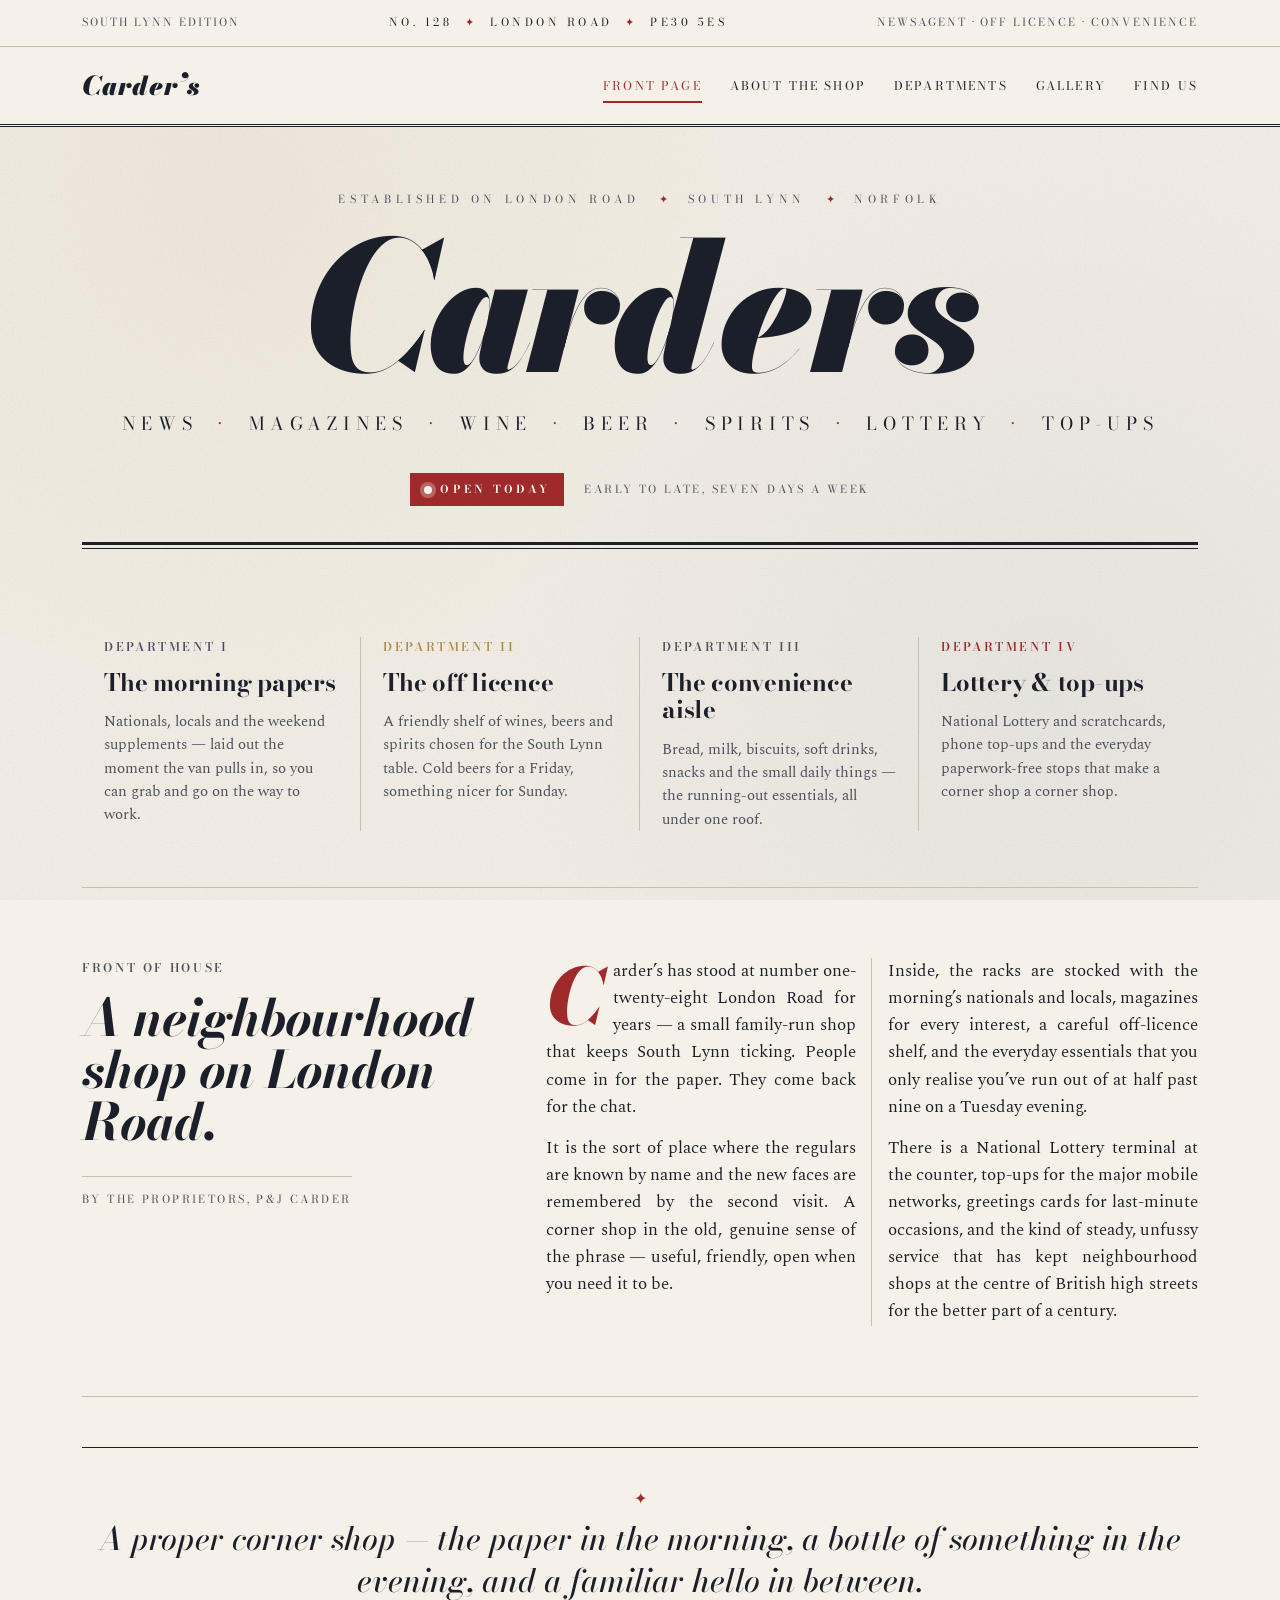
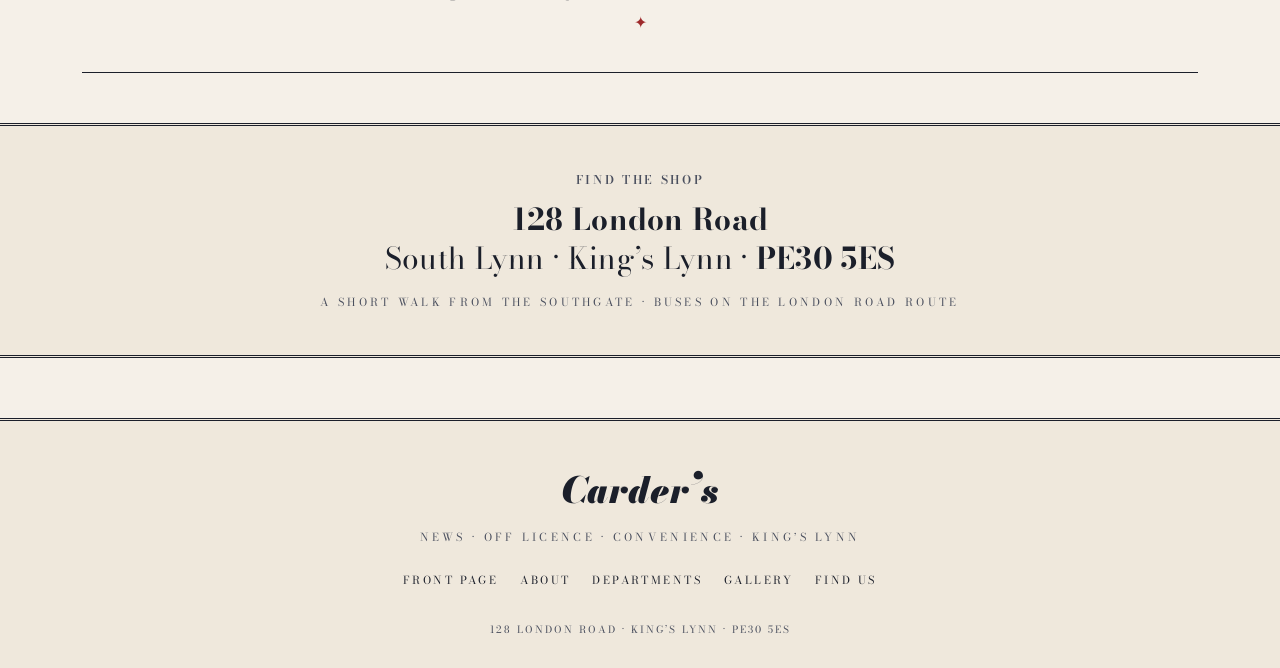
<file: index.html>
<!DOCTYPE html>
<html lang="en-GB">
<head>
  <meta charset="UTF-8">
  <meta name="viewport" content="width=device-width, initial-scale=1">
  <title>Carders · News & Off Licence · 128 London Road · King's Lynn</title>
  <meta name="description" content="Carders — a family-run newsagent, off licence and convenience shop on London Road in South Lynn. Papers, magazines, wine, beer, spirits, lottery, top-ups and the daily essentials. Open early, open late, seven days a week.">
  <meta name="theme-color" content="#2C5F8D">
  <link rel="preconnect" href="https://fonts.googleapis.com">
  <link rel="preconnect" href="https://fonts.gstatic.com" crossorigin>
  <link rel="stylesheet" href="https://fonts.googleapis.com/css2?family=Bodoni+Moda:ital,opsz,wght@0,6..96,400;0,6..96,500;0,6..96,700;0,6..96,900;1,6..96,400;1,6..96,500;1,6..96,700;1,6..96,900&family=Spectral:ital,wght@0,300;0,400;0,500;0,600;1,400;1,500&display=swap">
  <link rel="stylesheet" href="style.css">
</head>
<body>

  <!-- ─── masthead bar ────────────────────────────────────── -->
  <div class="masthead-bar">
    <div class="masthead-bar__inner">
      <span class="masthead-bar__date">South Lynn Edition</span>
      <span class="masthead-bar__center">No. 128 <span>✦</span> London Road <span>✦</span> PE30 5ES</span>
      <span class="masthead-bar__where">Newsagent · Off Licence · Convenience</span>
    </div>
  </div>

  <!-- ─── primary nav ────────────────────────────────────── -->
  <header class="topnav">
    <div class="topnav__inner">
      <a class="topnav__brand" href="index.html">Carder&rsquo;s</a>
      <nav>
        <ul class="topnav__links">
          <li><a href="index.html" class="is-active">Front Page</a></li>
          <li><a href="about.html">About the Shop</a></li>
          <li><a href="services.html">Departments</a></li>
          <li><a href="gallery.html">Gallery</a></li>
          <li><a href="contact.html">Find Us</a></li>
        </ul>
      </nav>
    </div>
  </header>

  <!-- ─── hero masthead ──────────────────────────────────── -->
  <main>
    <section class="hero">
      <div class="wrap">
        <div class="hero__rubric">Established on London Road <span class="ornament">✦</span> South Lynn <span class="ornament">✦</span> Norfolk</div>
        <h1 class="hero__h1">
          <span class="sr-only">Carders News &amp; Off Licence</span>
          <span aria-hidden="true" class="masthead__brand">Carders</span>
        </h1>
        <div class="hero__strap">News <span>·</span> Magazines <span>·</span> Wine <span>·</span> Beer <span>·</span> Spirits <span>·</span> Lottery <span>·</span> Top-ups</div>
        <div class="hero__under">
          <span class="open-badge">Open today</span>
          <span>Early to late, seven days a week</span>
        </div>
        <div class="masthead-rule"></div>
      </div>
    </section>

    <!-- ─── front-page columns ──────────────────────────── -->
    <section class="wrap">
      <div class="front-cols">
        <div class="front-cols__col">
          <span class="kicker">Department I</span>
          <h3>The morning papers</h3>
          <p>Nationals, locals and the weekend supplements — laid out the moment the van pulls in, so you can grab and go on the way to work.</p>
        </div>
        <div class="front-cols__col">
          <span class="kicker kicker--gold">Department II</span>
          <h3>The off licence</h3>
          <p>A friendly shelf of wines, beers and spirits chosen for the South Lynn table. Cold beers for a Friday, something nicer for Sunday.</p>
        </div>
        <div class="front-cols__col">
          <span class="kicker">Department III</span>
          <h3>The convenience aisle</h3>
          <p>Bread, milk, biscuits, soft drinks, snacks and the small daily things — the running-out essentials, all under one roof.</p>
        </div>
        <div class="front-cols__col">
          <span class="kicker kicker--red">Department IV</span>
          <h3>Lottery &amp; top-ups</h3>
          <p>National Lottery and scratchcards, phone top-ups and the everyday paperwork-free stops that make a corner shop a corner shop.</p>
        </div>
      </div>
    </section>

    <!-- ─── lead story · editorial ──────────────────────── -->
    <section class="wrap">
      <div class="lead">
        <div class="lead__meta">
          <span class="kicker">Front of House</span>
          <h2>A neighbourhood shop on London Road.</h2>
          <span class="by">By the proprietors, P&amp;J Carder</span>
        </div>
        <div class="lead__body">
          <p>Carder&rsquo;s has stood at number one-twenty-eight London Road for years — a small family-run shop that keeps South Lynn ticking. People come in for the paper. They come back for the chat.</p>
          <p>It is the sort of place where the regulars are known by name and the new faces are remembered by the second visit. A corner shop in the old, genuine sense of the phrase — useful, friendly, open when you need it to be.</p>
          <p>Inside, the racks are stocked with the morning&rsquo;s nationals and locals, magazines for every interest, a careful off-licence shelf, and the everyday essentials that you only realise you&rsquo;ve run out of at half past nine on a Tuesday evening.</p>
          <p>There is a National Lottery terminal at the counter, top-ups for the major mobile networks, greetings cards for last-minute occasions, and the kind of steady, unfussy service that has kept neighbourhood shops at the centre of British high streets for the better part of a century.</p>
        </div>
      </div>
    </section>

    <!-- ─── pull quote ─────────────────────────────────── -->
    <section class="wrap">
      <p class="pull">A proper corner shop &mdash; the paper in the morning, a bottle of something in the evening, and a familiar hello in between.</p>
    </section>

    <!-- ─── colophon · address strip ────────────────────── -->
    <section class="colophon">
      <div class="wrap">
        <span class="kicker">Find the shop</span>
        <address>
          <strong>128 London Road</strong><br>
          South Lynn &middot; King&rsquo;s Lynn &middot; <strong>PE30&nbsp;5ES</strong>
        </address>
        <div class="colophon__sub">A short walk from the Southgate &middot; Buses on the London Road route</div>
      </div>
    </section>
  </main>

  <!-- ─── footer ─────────────────────────────────────────── -->
  <footer class="footer">
    <div class="wrap">
      <div class="footer__mark">Carder&rsquo;s</div>
      <div class="footer__strap">News &middot; Off Licence &middot; Convenience &middot; King&rsquo;s Lynn</div>
      <ul class="footer__nav">
        <li><a href="index.html">Front Page</a></li>
        <li><a href="about.html">About</a></li>
        <li><a href="services.html">Departments</a></li>
        <li><a href="gallery.html">Gallery</a></li>
        <li><a href="contact.html">Find Us</a></li>
      </ul>
      <div class="footer__legal">128 London Road &middot; King&rsquo;s Lynn &middot; PE30 5ES</div>
    </div>
  </footer>

</body>
</html>
</file>
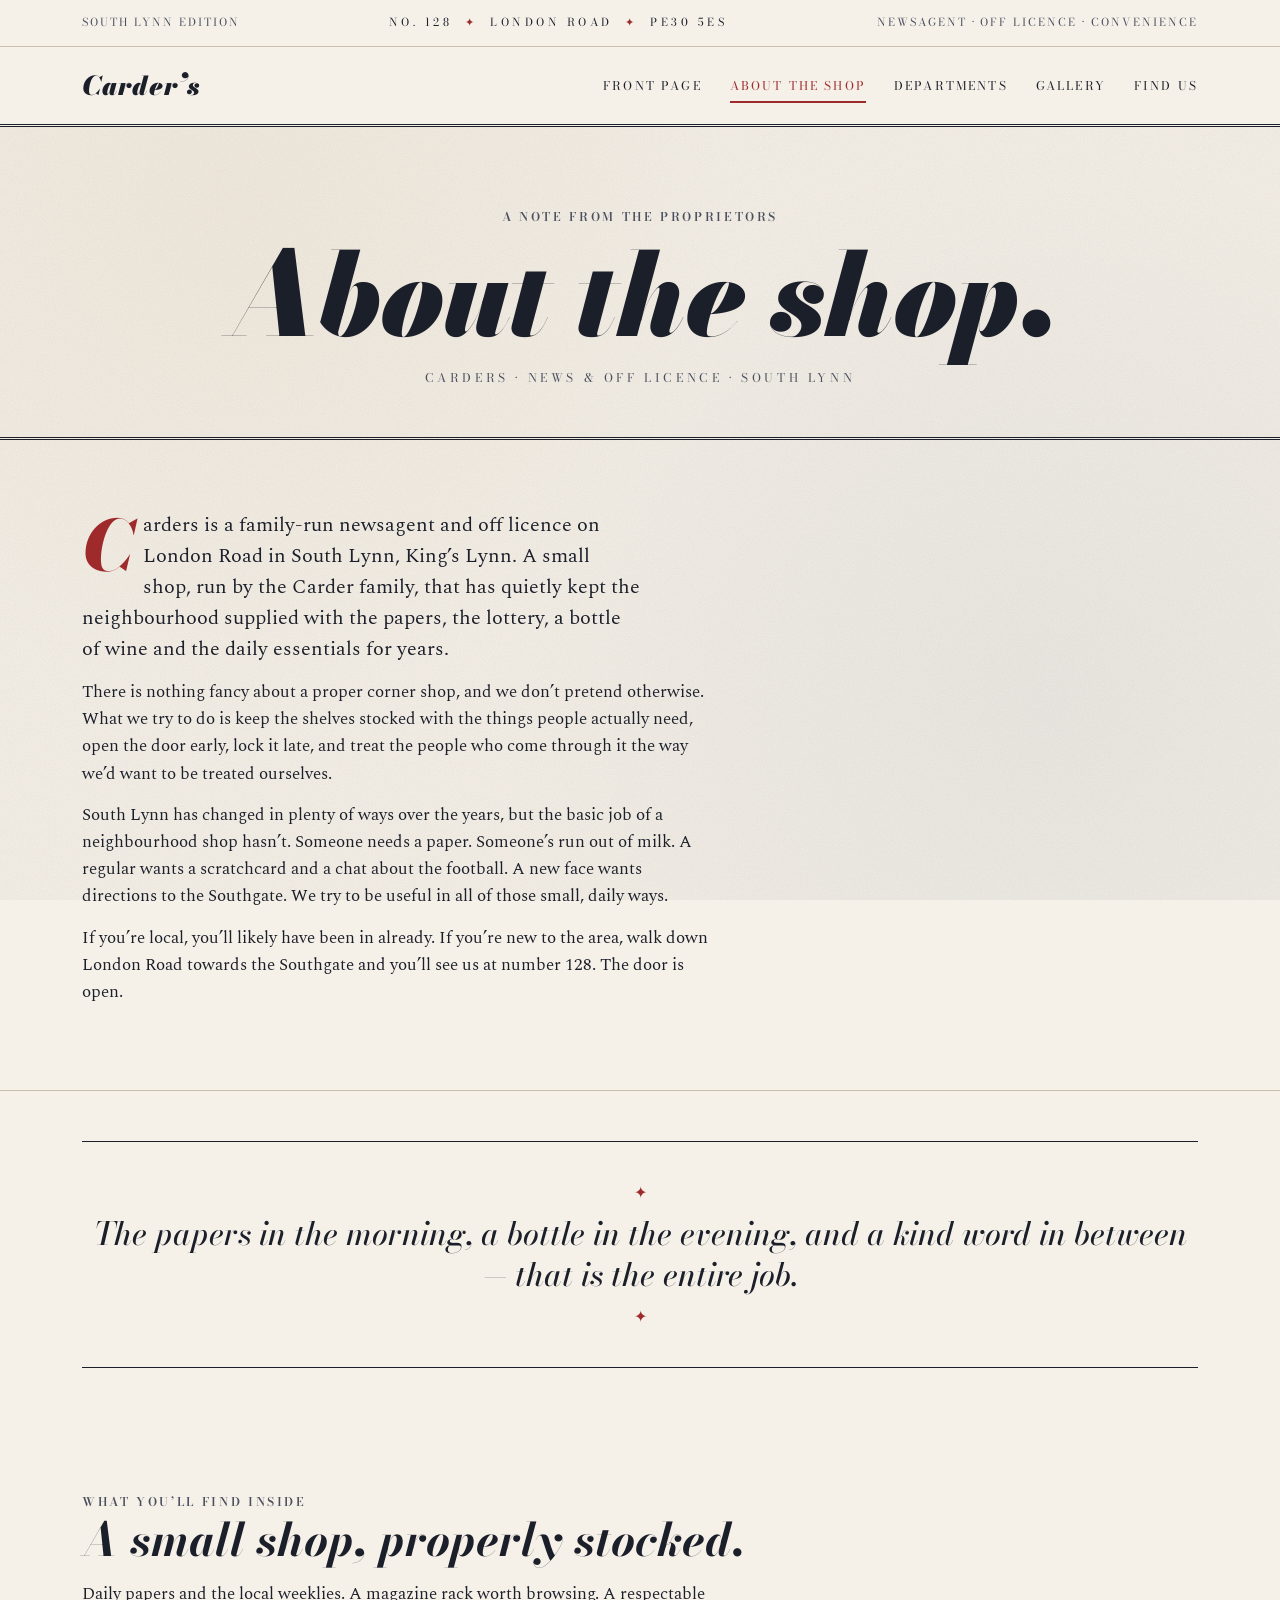
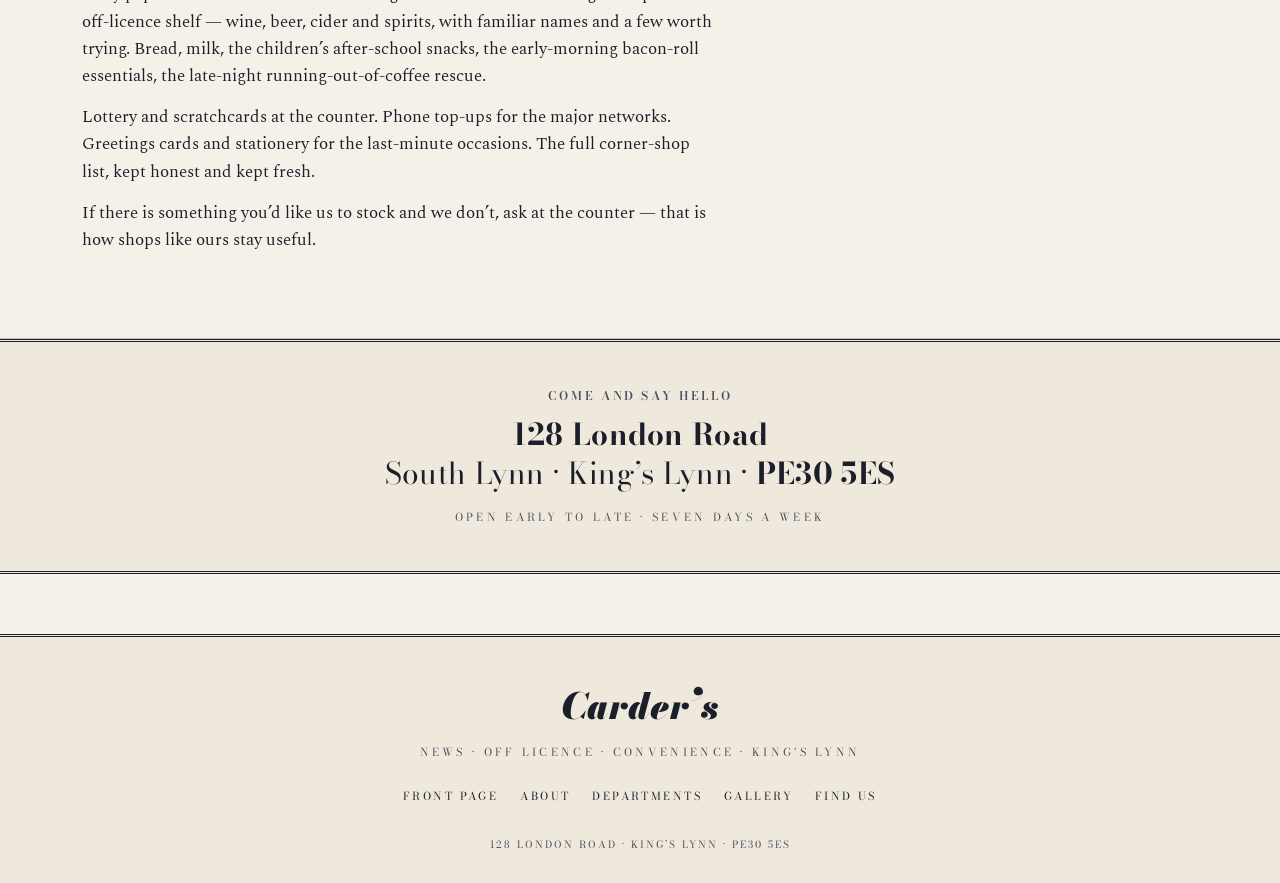
<file: about.html>
<!DOCTYPE html>
<html lang="en-GB">
<head>
  <meta charset="UTF-8">
  <meta name="viewport" content="width=device-width, initial-scale=1">
  <title>About Carders · London Road · King's Lynn</title>
  <meta name="description" content="About Carders — a small family-run newsagent and off licence on London Road in South Lynn, King's Lynn. A neighbourhood shop in the proper, old-fashioned sense.">
  <meta name="theme-color" content="#2C5F8D">
  <link rel="preconnect" href="https://fonts.googleapis.com">
  <link rel="preconnect" href="https://fonts.gstatic.com" crossorigin>
  <link rel="stylesheet" href="https://fonts.googleapis.com/css2?family=Bodoni+Moda:ital,opsz,wght@0,6..96,400;0,6..96,500;0,6..96,700;0,6..96,900;1,6..96,400;1,6..96,500;1,6..96,700;1,6..96,900&family=Spectral:ital,wght@0,300;0,400;0,500;0,600;1,400;1,500&display=swap">
  <link rel="stylesheet" href="style.css">
</head>
<body>

  <div class="masthead-bar">
    <div class="masthead-bar__inner">
      <span class="masthead-bar__date">South Lynn Edition</span>
      <span class="masthead-bar__center">No. 128 <span>✦</span> London Road <span>✦</span> PE30 5ES</span>
      <span class="masthead-bar__where">Newsagent · Off Licence · Convenience</span>
    </div>
  </div>

  <header class="topnav">
    <div class="topnav__inner">
      <a class="topnav__brand" href="index.html">Carder&rsquo;s</a>
      <nav>
        <ul class="topnav__links">
          <li><a href="index.html">Front Page</a></li>
          <li><a href="about.html" class="is-active">About the Shop</a></li>
          <li><a href="services.html">Departments</a></li>
          <li><a href="gallery.html">Gallery</a></li>
          <li><a href="contact.html">Find Us</a></li>
        </ul>
      </nav>
    </div>
  </header>

  <main>

    <section class="page-head">
      <div class="wrap">
        <span class="kicker">A note from the proprietors</span>
        <h1>About the shop.</h1>
        <div class="page-head__sub">Carders &middot; News &amp; Off Licence &middot; South Lynn</div>
      </div>
    </section>

    <section class="section">
      <div class="wrap">
        <p class="lede">Carders is a family-run newsagent and off licence on London Road in South Lynn, King&rsquo;s Lynn. A small shop, run by the Carder family, that has quietly kept the neighbourhood supplied with the papers, the lottery, a bottle of wine and the daily essentials for years.</p>

        <p>There is nothing fancy about a proper corner shop, and we don&rsquo;t pretend otherwise. What we try to do is keep the shelves stocked with the things people actually need, open the door early, lock it late, and treat the people who come through it the way we&rsquo;d want to be treated ourselves.</p>

        <p>South Lynn has changed in plenty of ways over the years, but the basic job of a neighbourhood shop hasn&rsquo;t. Someone needs a paper. Someone&rsquo;s run out of milk. A regular wants a scratchcard and a chat about the football. A new face wants directions to the Southgate. We try to be useful in all of those small, daily ways.</p>

        <p>If you&rsquo;re local, you&rsquo;ll likely have been in already. If you&rsquo;re new to the area, walk down London Road towards the Southgate and you&rsquo;ll see us at number 128. The door is open.</p>
      </div>
    </section>

    <section class="wrap">
      <p class="pull">The papers in the morning, a bottle in the evening, and a kind word in between &mdash; that is the entire job.</p>
    </section>

    <section class="section">
      <div class="wrap">
        <span class="kicker">What you&rsquo;ll find inside</span>
        <h2>A small shop, properly stocked.</h2>
        <p>Daily papers and the local weeklies. A magazine rack worth browsing. A respectable off-licence shelf — wine, beer, cider and spirits, with familiar names and a few worth trying. Bread, milk, the children&rsquo;s after-school snacks, the early-morning bacon-roll essentials, the late-night running-out-of-coffee rescue.</p>
        <p>Lottery and scratchcards at the counter. Phone top-ups for the major networks. Greetings cards and stationery for the last-minute occasions. The full corner-shop list, kept honest and kept fresh.</p>
        <p>If there is something you&rsquo;d like us to stock and we don&rsquo;t, ask at the counter &mdash; that is how shops like ours stay useful.</p>
      </div>
    </section>

    <section class="colophon">
      <div class="wrap">
        <span class="kicker">Come and say hello</span>
        <address>
          <strong>128 London Road</strong><br>
          South Lynn &middot; King&rsquo;s Lynn &middot; <strong>PE30&nbsp;5ES</strong>
        </address>
        <div class="colophon__sub">Open early to late &middot; Seven days a week</div>
      </div>
    </section>
  </main>

  <footer class="footer">
    <div class="wrap">
      <div class="footer__mark">Carder&rsquo;s</div>
      <div class="footer__strap">News &middot; Off Licence &middot; Convenience &middot; King&rsquo;s Lynn</div>
      <ul class="footer__nav">
        <li><a href="index.html">Front Page</a></li>
        <li><a href="about.html">About</a></li>
        <li><a href="services.html">Departments</a></li>
        <li><a href="gallery.html">Gallery</a></li>
        <li><a href="contact.html">Find Us</a></li>
      </ul>
      <div class="footer__legal">128 London Road &middot; King&rsquo;s Lynn &middot; PE30 5ES</div>
    </div>
  </footer>

</body>
</html>
</file>
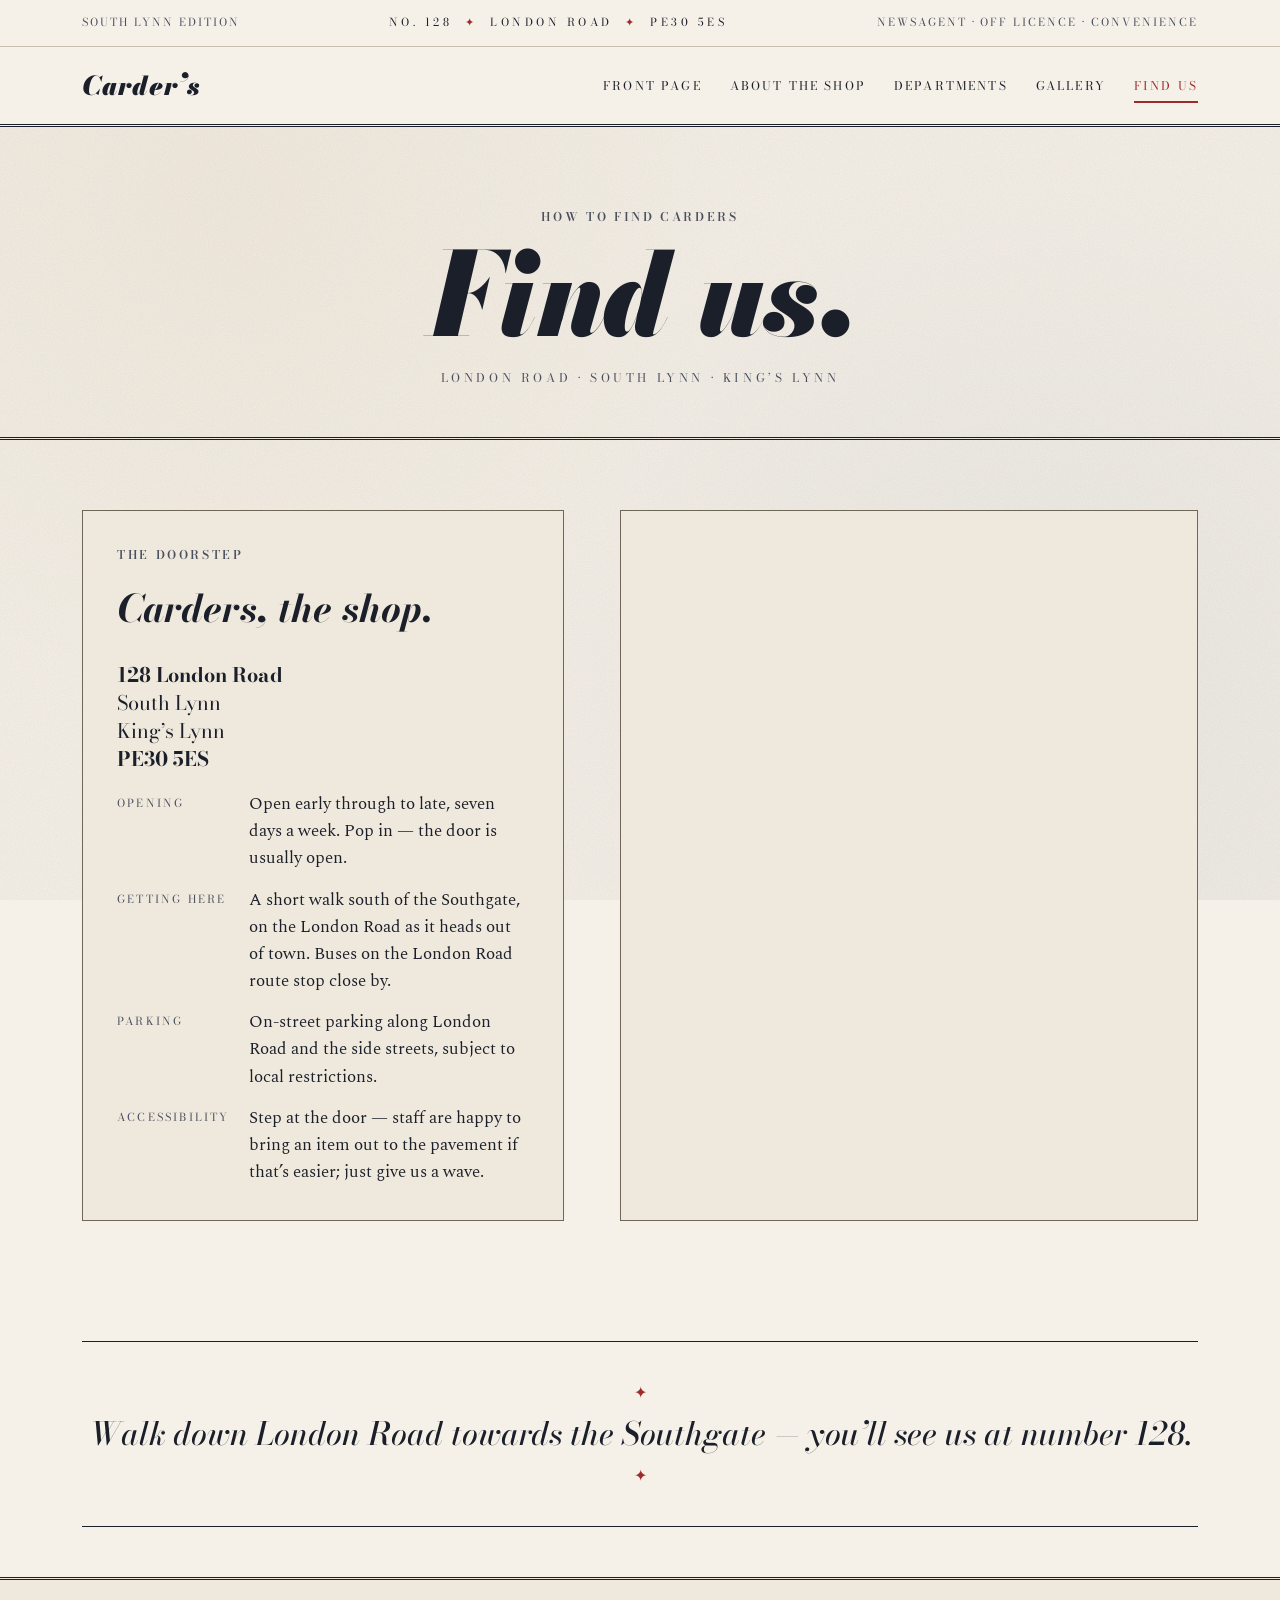
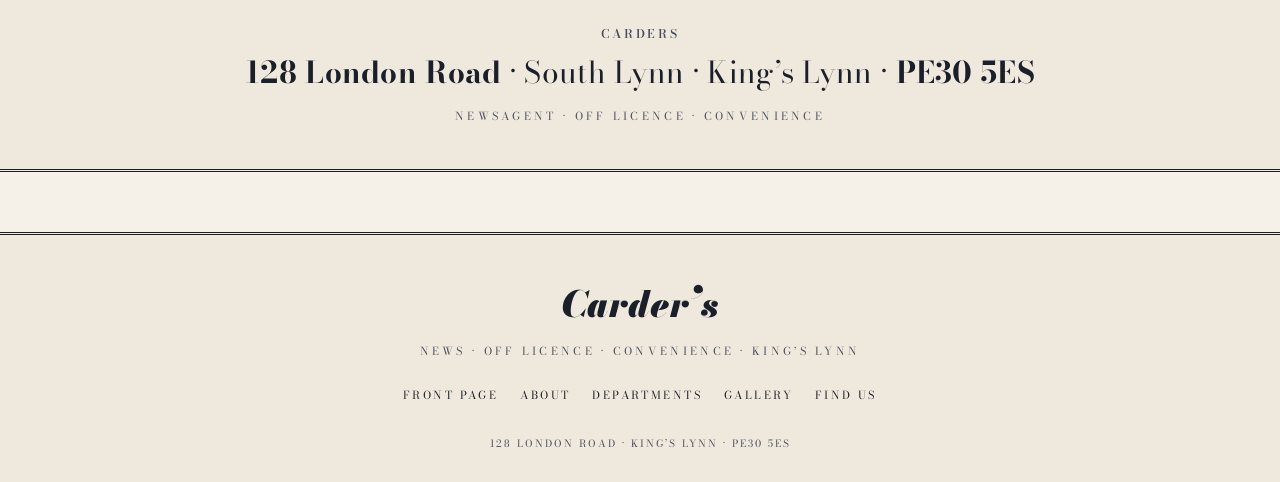
<file: contact.html>
<!DOCTYPE html>
<html lang="en-GB">
<head>
  <meta charset="UTF-8">
  <meta name="viewport" content="width=device-width, initial-scale=1">
  <title>Find Carders · 128 London Road · King's Lynn PE30 5ES</title>
  <meta name="description" content="Find Carders newsagent and off licence at 128 London Road, South Lynn, King's Lynn PE30 5ES. Map, walking notes and the doorstep details.">
  <meta name="theme-color" content="#2C5F8D">
  <link rel="preconnect" href="https://fonts.googleapis.com">
  <link rel="preconnect" href="https://fonts.gstatic.com" crossorigin>
  <link rel="stylesheet" href="https://fonts.googleapis.com/css2?family=Bodoni+Moda:ital,opsz,wght@0,6..96,400;0,6..96,500;0,6..96,700;0,6..96,900;1,6..96,400;1,6..96,500;1,6..96,700;1,6..96,900&family=Spectral:ital,wght@0,300;0,400;0,500;0,600;1,400;1,500&display=swap">
  <link rel="stylesheet" href="style.css">
</head>
<body>

  <div class="masthead-bar">
    <div class="masthead-bar__inner">
      <span class="masthead-bar__date">South Lynn Edition</span>
      <span class="masthead-bar__center">No. 128 <span>✦</span> London Road <span>✦</span> PE30 5ES</span>
      <span class="masthead-bar__where">Newsagent · Off Licence · Convenience</span>
    </div>
  </div>

  <header class="topnav">
    <div class="topnav__inner">
      <a class="topnav__brand" href="index.html">Carder&rsquo;s</a>
      <nav>
        <ul class="topnav__links">
          <li><a href="index.html">Front Page</a></li>
          <li><a href="about.html">About the Shop</a></li>
          <li><a href="services.html">Departments</a></li>
          <li><a href="gallery.html">Gallery</a></li>
          <li><a href="contact.html" class="is-active">Find Us</a></li>
        </ul>
      </nav>
    </div>
  </header>

  <main>

    <section class="page-head">
      <div class="wrap">
        <span class="kicker">How to find Carders</span>
        <h1>Find us.</h1>
        <div class="page-head__sub">London Road &middot; South Lynn &middot; King&rsquo;s Lynn</div>
      </div>
    </section>

    <div class="wrap">
      <section class="contact-grid">
        <div class="contact-card">
          <span class="kicker">The doorstep</span>
          <h2>Carders, the shop.</h2>
          <address>
            <strong>128 London Road</strong><br>
            South Lynn<br>
            King&rsquo;s Lynn<br>
            <strong>PE30&nbsp;5ES</strong>
          </address>

          <dl>
            <dt>Opening</dt>
            <dd>Open early through to late, seven days a week. Pop in &mdash; the door is usually open.</dd>

            <dt>Getting here</dt>
            <dd>A short walk south of the Southgate, on the London Road as it heads out of town. Buses on the London Road route stop close by.</dd>

            <dt>Parking</dt>
            <dd>On-street parking along London Road and the side streets, subject to local restrictions.</dd>

            <dt>Accessibility</dt>
            <dd>Step at the door &mdash; staff are happy to bring an item out to the pavement if that&rsquo;s easier; just give us a wave.</dd>
          </dl>
        </div>

        <div class="map-frame">
          <iframe
            title="Map showing 128 London Road, King's Lynn PE30 5ES"
            src="https://www.google.com/maps?q=128+London+Road+King%27s+Lynn+PE30+5ES&output=embed"
            loading="lazy"
            referrerpolicy="no-referrer-when-downgrade"
            allowfullscreen></iframe>
        </div>
      </section>
    </div>

    <section class="wrap">
      <p class="pull">Walk down London Road towards the Southgate &mdash; you&rsquo;ll see us at number 128.</p>
    </section>

    <section class="colophon">
      <div class="wrap">
        <span class="kicker">Carders</span>
        <address>
          <strong>128 London Road</strong> &middot; South Lynn &middot; King&rsquo;s Lynn &middot; <strong>PE30&nbsp;5ES</strong>
        </address>
        <div class="colophon__sub">Newsagent &middot; Off Licence &middot; Convenience</div>
      </div>
    </section>
  </main>

  <footer class="footer">
    <div class="wrap">
      <div class="footer__mark">Carder&rsquo;s</div>
      <div class="footer__strap">News &middot; Off Licence &middot; Convenience &middot; King&rsquo;s Lynn</div>
      <ul class="footer__nav">
        <li><a href="index.html">Front Page</a></li>
        <li><a href="about.html">About</a></li>
        <li><a href="services.html">Departments</a></li>
        <li><a href="gallery.html">Gallery</a></li>
        <li><a href="contact.html">Find Us</a></li>
      </ul>
      <div class="footer__legal">128 London Road &middot; King&rsquo;s Lynn &middot; PE30 5ES</div>
    </div>
  </footer>

</body>
</html>
</file>
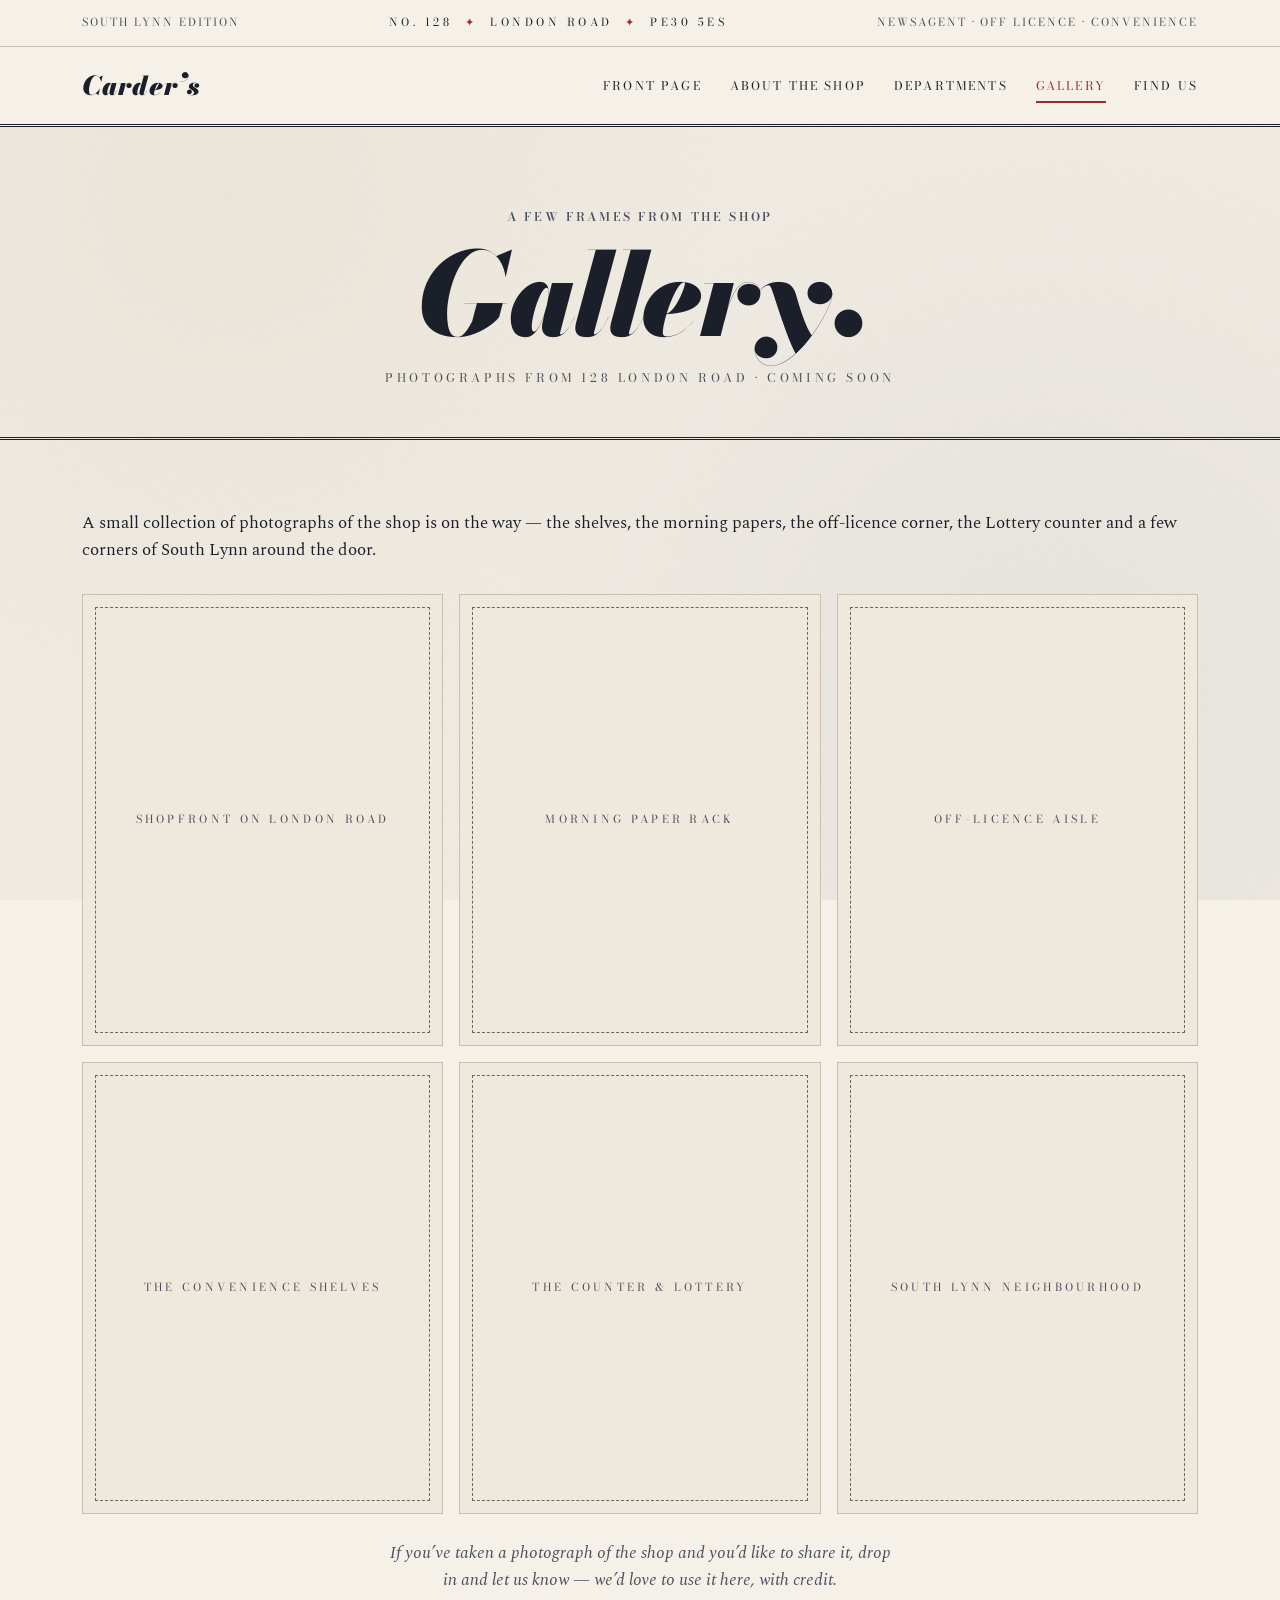
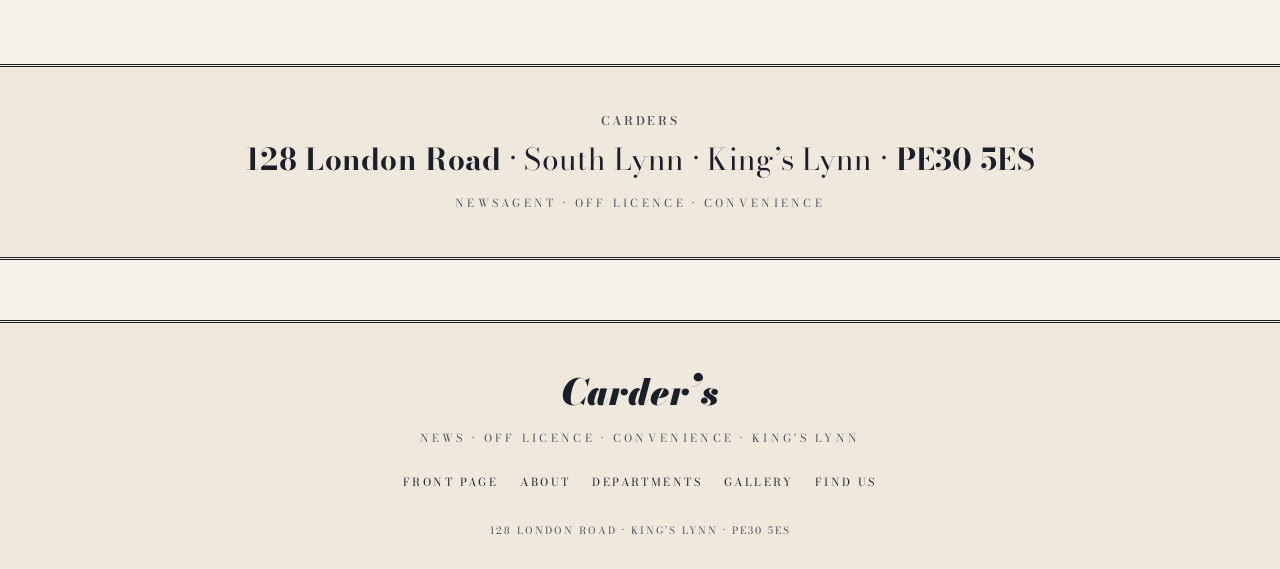
<file: gallery.html>
<!DOCTYPE html>
<html lang="en-GB">
<head>
  <meta charset="UTF-8">
  <meta name="viewport" content="width=device-width, initial-scale=1">
  <title>Gallery · Carders · London Road · King's Lynn</title>
  <meta name="description" content="The Carders gallery — photographs of the shop, the shelves and the everyday life of a London Road newsagent, soon.">
  <meta name="theme-color" content="#2C5F8D">
  <link rel="preconnect" href="https://fonts.googleapis.com">
  <link rel="preconnect" href="https://fonts.gstatic.com" crossorigin>
  <link rel="stylesheet" href="https://fonts.googleapis.com/css2?family=Bodoni+Moda:ital,opsz,wght@0,6..96,400;0,6..96,500;0,6..96,700;0,6..96,900;1,6..96,400;1,6..96,500;1,6..96,700;1,6..96,900&family=Spectral:ital,wght@0,300;0,400;0,500;0,600;1,400;1,500&display=swap">
  <link rel="stylesheet" href="style.css">
</head>
<body>

  <div class="masthead-bar">
    <div class="masthead-bar__inner">
      <span class="masthead-bar__date">South Lynn Edition</span>
      <span class="masthead-bar__center">No. 128 <span>✦</span> London Road <span>✦</span> PE30 5ES</span>
      <span class="masthead-bar__where">Newsagent · Off Licence · Convenience</span>
    </div>
  </div>

  <header class="topnav">
    <div class="topnav__inner">
      <a class="topnav__brand" href="index.html">Carder&rsquo;s</a>
      <nav>
        <ul class="topnav__links">
          <li><a href="index.html">Front Page</a></li>
          <li><a href="about.html">About the Shop</a></li>
          <li><a href="services.html">Departments</a></li>
          <li><a href="gallery.html" class="is-active">Gallery</a></li>
          <li><a href="contact.html">Find Us</a></li>
        </ul>
      </nav>
    </div>
  </header>

  <main>

    <section class="page-head">
      <div class="wrap">
        <span class="kicker">A few frames from the shop</span>
        <h1>Gallery.</h1>
        <div class="page-head__sub">Photographs from 128 London Road &middot; coming soon</div>
      </div>
    </section>

    <section class="gallery-shell">
      <div class="wrap">
        <p class="lede">A small collection of photographs of the shop is on the way &mdash; the shelves, the morning papers, the off-licence corner, the Lottery counter and a few corners of South Lynn around the door.</p>

        <div class="gallery-grid">
          <div class="gallery-tile"><span>Shopfront on London Road</span></div>
          <div class="gallery-tile"><span>Morning paper rack</span></div>
          <div class="gallery-tile"><span>Off-licence aisle</span></div>
          <div class="gallery-tile"><span>The convenience shelves</span></div>
          <div class="gallery-tile"><span>The counter &amp; Lottery</span></div>
          <div class="gallery-tile"><span>South Lynn neighbourhood</span></div>
        </div>

        <p class="gallery-note">If you&rsquo;ve taken a photograph of the shop and you&rsquo;d like to share it, drop in and let us know &mdash; we&rsquo;d love to use it here, with credit.</p>
      </div>
    </section>

    <section class="colophon">
      <div class="wrap">
        <span class="kicker">Carders</span>
        <address>
          <strong>128 London Road</strong> &middot; South Lynn &middot; King&rsquo;s Lynn &middot; <strong>PE30&nbsp;5ES</strong>
        </address>
        <div class="colophon__sub">Newsagent &middot; Off Licence &middot; Convenience</div>
      </div>
    </section>
  </main>

  <footer class="footer">
    <div class="wrap">
      <div class="footer__mark">Carder&rsquo;s</div>
      <div class="footer__strap">News &middot; Off Licence &middot; Convenience &middot; King&rsquo;s Lynn</div>
      <ul class="footer__nav">
        <li><a href="index.html">Front Page</a></li>
        <li><a href="about.html">About</a></li>
        <li><a href="services.html">Departments</a></li>
        <li><a href="gallery.html">Gallery</a></li>
        <li><a href="contact.html">Find Us</a></li>
      </ul>
      <div class="footer__legal">128 London Road &middot; King&rsquo;s Lynn &middot; PE30 5ES</div>
    </div>
  </footer>

</body>
</html>
</file>
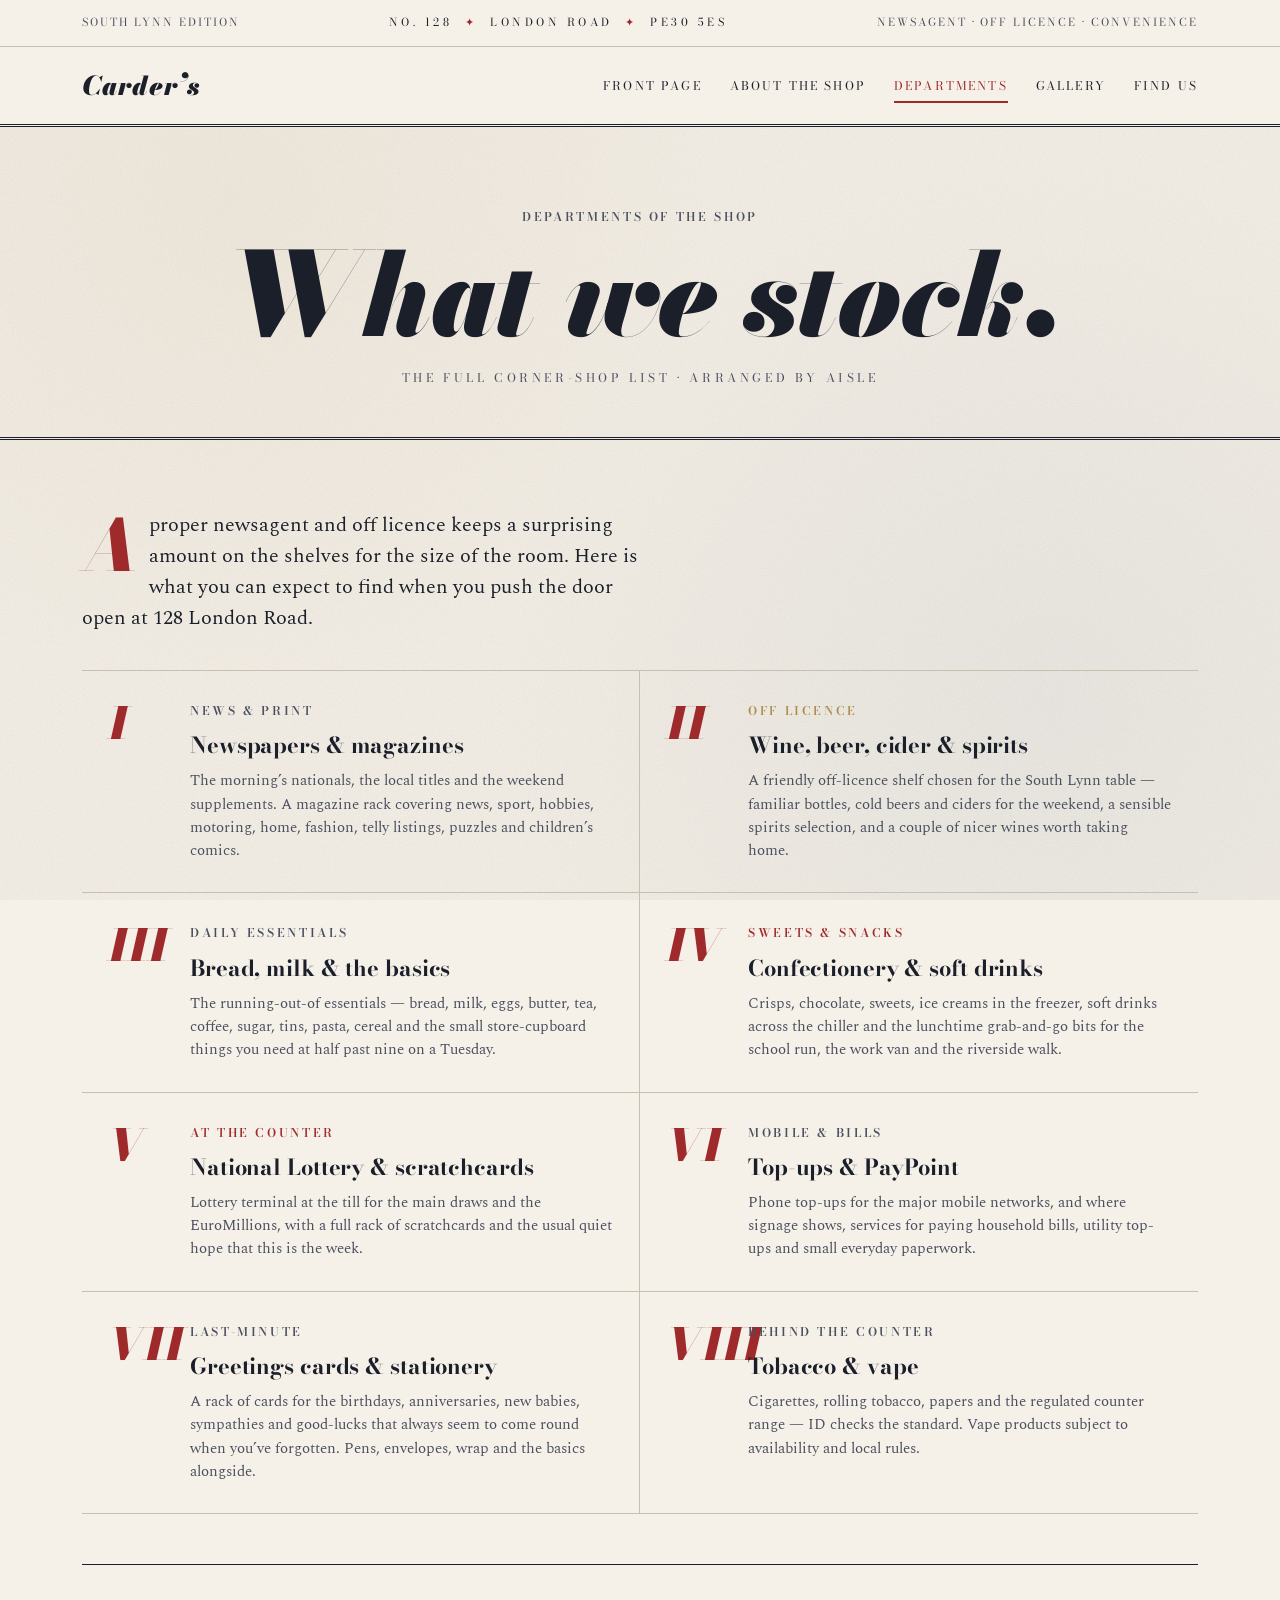
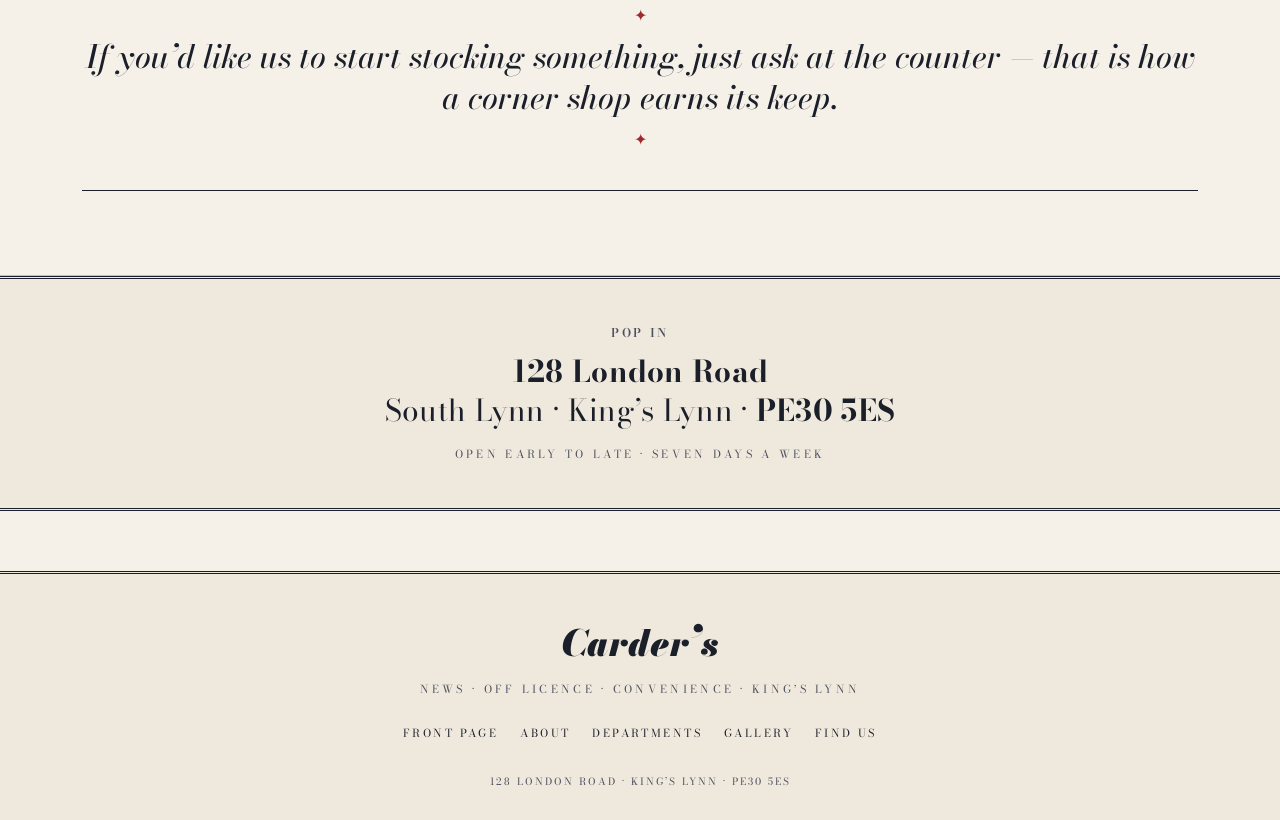
<file: services.html>
<!DOCTYPE html>
<html lang="en-GB">
<head>
  <meta charset="UTF-8">
  <meta name="viewport" content="width=device-width, initial-scale=1">
  <title>Departments · Carders · London Road · King's Lynn</title>
  <meta name="description" content="What Carders stocks on London Road — newspapers, magazines, off licence, convenience essentials, lottery, top-ups, greetings cards and stationery.">
  <meta name="theme-color" content="#2C5F8D">
  <link rel="preconnect" href="https://fonts.googleapis.com">
  <link rel="preconnect" href="https://fonts.gstatic.com" crossorigin>
  <link rel="stylesheet" href="https://fonts.googleapis.com/css2?family=Bodoni+Moda:ital,opsz,wght@0,6..96,400;0,6..96,500;0,6..96,700;0,6..96,900;1,6..96,400;1,6..96,500;1,6..96,700;1,6..96,900&family=Spectral:ital,wght@0,300;0,400;0,500;0,600;1,400;1,500&display=swap">
  <link rel="stylesheet" href="style.css">
</head>
<body>

  <div class="masthead-bar">
    <div class="masthead-bar__inner">
      <span class="masthead-bar__date">South Lynn Edition</span>
      <span class="masthead-bar__center">No. 128 <span>✦</span> London Road <span>✦</span> PE30 5ES</span>
      <span class="masthead-bar__where">Newsagent · Off Licence · Convenience</span>
    </div>
  </div>

  <header class="topnav">
    <div class="topnav__inner">
      <a class="topnav__brand" href="index.html">Carder&rsquo;s</a>
      <nav>
        <ul class="topnav__links">
          <li><a href="index.html">Front Page</a></li>
          <li><a href="about.html">About the Shop</a></li>
          <li><a href="services.html" class="is-active">Departments</a></li>
          <li><a href="gallery.html">Gallery</a></li>
          <li><a href="contact.html">Find Us</a></li>
        </ul>
      </nav>
    </div>
  </header>

  <main>

    <section class="page-head">
      <div class="wrap">
        <span class="kicker">Departments of the shop</span>
        <h1>What we stock.</h1>
        <div class="page-head__sub">The full corner-shop list &middot; arranged by aisle</div>
      </div>
    </section>

    <section class="section">
      <div class="wrap">
        <p class="lede">A proper newsagent and off licence keeps a surprising amount on the shelves for the size of the room. Here is what you can expect to find when you push the door open at 128 London Road.</p>

        <div class="dept-grid">

          <article class="dept">
            <div class="dept__num">I</div>
            <div>
              <span class="kicker">News &amp; print</span>
              <h3>Newspapers &amp; magazines</h3>
              <p>The morning&rsquo;s nationals, the local titles and the weekend supplements. A magazine rack covering news, sport, hobbies, motoring, home, fashion, telly listings, puzzles and children&rsquo;s comics.</p>
            </div>
          </article>

          <article class="dept">
            <div class="dept__num">II</div>
            <div>
              <span class="kicker kicker--gold">Off licence</span>
              <h3>Wine, beer, cider &amp; spirits</h3>
              <p>A friendly off-licence shelf chosen for the South Lynn table &mdash; familiar bottles, cold beers and ciders for the weekend, a sensible spirits selection, and a couple of nicer wines worth taking home.</p>
            </div>
          </article>

          <article class="dept">
            <div class="dept__num">III</div>
            <div>
              <span class="kicker">Daily essentials</span>
              <h3>Bread, milk &amp; the basics</h3>
              <p>The running-out-of essentials &mdash; bread, milk, eggs, butter, tea, coffee, sugar, tins, pasta, cereal and the small store-cupboard things you need at half past nine on a Tuesday.</p>
            </div>
          </article>

          <article class="dept">
            <div class="dept__num">IV</div>
            <div>
              <span class="kicker kicker--red">Sweets &amp; snacks</span>
              <h3>Confectionery &amp; soft drinks</h3>
              <p>Crisps, chocolate, sweets, ice creams in the freezer, soft drinks across the chiller and the lunchtime grab-and-go bits for the school run, the work van and the riverside walk.</p>
            </div>
          </article>

          <article class="dept">
            <div class="dept__num">V</div>
            <div>
              <span class="kicker kicker--red">At the counter</span>
              <h3>National Lottery &amp; scratchcards</h3>
              <p>Lottery terminal at the till for the main draws and the EuroMillions, with a full rack of scratchcards and the usual quiet hope that this is the week.</p>
            </div>
          </article>

          <article class="dept">
            <div class="dept__num">VI</div>
            <div>
              <span class="kicker">Mobile &amp; bills</span>
              <h3>Top-ups &amp; PayPoint</h3>
              <p>Phone top-ups for the major mobile networks, and where signage shows, services for paying household bills, utility top-ups and small everyday paperwork.</p>
            </div>
          </article>

          <article class="dept">
            <div class="dept__num">VII</div>
            <div>
              <span class="kicker">Last-minute</span>
              <h3>Greetings cards &amp; stationery</h3>
              <p>A rack of cards for the birthdays, anniversaries, new babies, sympathies and good-lucks that always seem to come round when you&rsquo;ve forgotten. Pens, envelopes, wrap and the basics alongside.</p>
            </div>
          </article>

          <article class="dept">
            <div class="dept__num">VIII</div>
            <div>
              <span class="kicker">Behind the counter</span>
              <h3>Tobacco &amp; vape</h3>
              <p>Cigarettes, rolling tobacco, papers and the regulated counter range &mdash; ID checks the standard. Vape products subject to availability and local rules.</p>
            </div>
          </article>

        </div>

        <p class="pull">If you&rsquo;d like us to start stocking something, just ask at the counter &mdash; that is how a corner shop earns its keep.</p>
      </div>
    </section>

    <section class="colophon">
      <div class="wrap">
        <span class="kicker">Pop in</span>
        <address>
          <strong>128 London Road</strong><br>
          South Lynn &middot; King&rsquo;s Lynn &middot; <strong>PE30&nbsp;5ES</strong>
        </address>
        <div class="colophon__sub">Open early to late &middot; Seven days a week</div>
      </div>
    </section>
  </main>

  <footer class="footer">
    <div class="wrap">
      <div class="footer__mark">Carder&rsquo;s</div>
      <div class="footer__strap">News &middot; Off Licence &middot; Convenience &middot; King&rsquo;s Lynn</div>
      <ul class="footer__nav">
        <li><a href="index.html">Front Page</a></li>
        <li><a href="about.html">About</a></li>
        <li><a href="services.html">Departments</a></li>
        <li><a href="gallery.html">Gallery</a></li>
        <li><a href="contact.html">Find Us</a></li>
      </ul>
      <div class="footer__legal">128 London Road &middot; King&rsquo;s Lynn &middot; PE30 5ES</div>
    </div>
  </footer>

</body>
</html>
</file>
<file: style.css>
/* ─── carders · london road · king's lynn ──────────────────────
   masthead aesthetic · bodoni moda + spectral
   ink navy on warm cream · single post-box-red accent
   ──────────────────────────────────────────────────────────── */

:root {
  --paper: #F5F0E8;             /* brief secondary · cream */
  --paper-2: #EFE8DC;           /* slightly deeper cream */
  --rule: #C9BFAE;              /* hairline */
  --rule-strong: #6E6657;       /* heavier rule */
  --ink: #1B1F2A;               /* body type */
  --ink-soft: #4A4F5E;          /* muted */
  --navy: #2C5F8D;              /* brief primary · links + accents */
  --navy-deep: #1E436A;
  --post: #9E2A2B;              /* post-box red · OPEN badge, dingbats */
  --gold: #A88C4A;              /* off-licence section accent */
}

* { box-sizing: border-box; margin: 0; padding: 0; }
html { scroll-behavior: smooth; }

body {
  font-family: 'Spectral', Georgia, serif;
  font-size: 17px;
  line-height: 1.6;
  color: var(--ink);
  background:
    radial-gradient(circle at 18% 22%, rgba(168,140,74,0.06) 0, transparent 40%),
    radial-gradient(circle at 82% 78%, rgba(44,95,141,0.05) 0, transparent 45%),
    var(--paper);
  background-attachment: fixed;
  min-height: 100vh;
  -webkit-font-smoothing: antialiased;
  text-rendering: optimizeLegibility;
}

/* subtle paper grain via svg noise overlay */
body::before {
  content: '';
  position: fixed; inset: 0;
  pointer-events: none;
  opacity: 0.18;
  z-index: 0;
  background-image: url("data:image/svg+xml;utf8,<svg xmlns='http://www.w3.org/2000/svg' width='220' height='220'><filter id='n'><feTurbulence type='fractalNoise' baseFrequency='0.85' numOctaves='2' stitchTiles='stitch'/><feColorMatrix values='0 0 0 0 0.18  0 0 0 0 0.16  0 0 0 0 0.12  0 0 0 0.5 0'/></filter><rect width='100%' height='100%' filter='url(%23n)'/></svg>");
  mix-blend-mode: multiply;
}

a { color: var(--navy); text-decoration: none; border-bottom: 1px solid rgba(44,95,141,0.35); transition: border-color .2s, color .2s; }
a:hover { color: var(--post); border-bottom-color: var(--post); }

/* ─── layout helpers ─────────────────────────────────────────── */
.wrap { max-width: 1180px; margin: 0 auto; padding: 0 32px; position: relative; z-index: 1; }
.rule-h { height: 1px; background: var(--rule); border: 0; margin: 0; }
.rule-h--strong { background: var(--ink); height: 2px; }
.kicker { font-family: 'Bodoni Moda', 'Times New Roman', serif; text-transform: uppercase; letter-spacing: 0.22em; font-size: 12px; font-weight: 600; color: var(--ink-soft); }
.kicker--red { color: var(--post); }
.kicker--gold { color: var(--gold); }

/* ─── masthead nav ──────────────────────────────────────────── */
.masthead-bar {
  border-bottom: 1px solid var(--rule);
  background: var(--paper);
  position: relative; z-index: 5;
}
.masthead-bar__inner {
  display: flex; align-items: center; justify-content: space-between;
  padding: 14px 32px;
  max-width: 1180px; margin: 0 auto;
  gap: 24px;
}
.masthead-bar__date {
  font-family: 'Bodoni Moda', serif;
  text-transform: uppercase; letter-spacing: 0.18em;
  font-size: 11px; color: var(--ink-soft);
}
.masthead-bar__center {
  font-family: 'Bodoni Moda', serif;
  letter-spacing: 0.32em; text-transform: uppercase;
  font-size: 11px;
  color: var(--ink);
}
.masthead-bar__center span { color: var(--post); margin: 0 6px; }
.masthead-bar__where {
  font-family: 'Bodoni Moda', serif;
  text-transform: uppercase; letter-spacing: 0.18em;
  font-size: 11px; color: var(--ink-soft);
  text-align: right;
}

/* ─── primary nav ──────────────────────────────────────────── */
.topnav {
  border-bottom: 3px double var(--ink);
  background: var(--paper);
  position: sticky; top: 0; z-index: 10;
  backdrop-filter: blur(6px);
}
.topnav__inner {
  display: flex; align-items: center; justify-content: space-between;
  padding: 18px 32px; max-width: 1180px; margin: 0 auto;
}
.topnav__brand {
  font-family: 'Bodoni Moda', serif;
  font-weight: 900;
  font-size: 26px;
  letter-spacing: 0.04em;
  color: var(--ink);
  border-bottom: 0;
  font-style: italic;
}
.topnav__brand:hover { color: var(--ink); }
.topnav__links { list-style: none; display: flex; gap: 28px; align-items: center; }
.topnav__links a {
  font-family: 'Bodoni Moda', serif;
  text-transform: uppercase; letter-spacing: 0.18em; font-size: 12px;
  color: var(--ink);
  border-bottom: 0;
  padding-bottom: 2px;
  position: relative;
}
.topnav__links a.is-active { color: var(--post); }
.topnav__links a:hover { color: var(--post); }
.topnav__links a.is-active::after,
.topnav__links a:hover::after {
  content: ''; position: absolute; left: 0; right: 0; bottom: -6px;
  height: 2px; background: var(--post);
}

@media (max-width: 720px) {
  .masthead-bar__inner { flex-direction: column; align-items: flex-start; gap: 4px; padding: 10px 20px; }
  .masthead-bar__where { text-align: left; }
  .topnav__inner { flex-direction: column; align-items: flex-start; gap: 10px; padding: 14px 20px; }
  .topnav__links { flex-wrap: wrap; gap: 16px; }
  .topnav__brand { font-size: 22px; }
}

/* ─── hero masthead ─────────────────────────────────────────── */
.hero {
  padding: 64px 0 32px;
  text-align: center;
  position: relative;
  z-index: 1;
}
.hero__rubric {
  font-family: 'Bodoni Moda', serif;
  text-transform: uppercase; letter-spacing: 0.42em;
  font-size: 11px; color: var(--ink-soft);
  margin-bottom: 18px;
}
.hero__rubric .ornament { color: var(--post); margin: 0 12px; letter-spacing: 0; }

.hero__h1 {
  font-family: 'Bodoni Moda', serif;
  font-style: italic;
  font-weight: 900;
  font-size: clamp(72px, 14vw, 196px);
  letter-spacing: -0.02em;
  line-height: 0.9;
  color: var(--ink);
  margin: 0;
}
.hero__h1 .masthead__brand { display: block; }
.hero__h1 .masthead__rubric,
.hero__h1 .masthead__strap { font-style: normal; font-weight: 500; }
.hero__strap {
  font-family: 'Bodoni Moda', serif;
  text-transform: uppercase; letter-spacing: 0.32em;
  font-size: clamp(13px, 1.6vw, 18px);
  color: var(--ink);
  margin-top: 22px;
}
.hero__strap span { color: var(--post); padding: 0 10px; }

.hero__under {
  display: flex; justify-content: center; align-items: center;
  gap: 20px;
  margin-top: 34px;
  font-family: 'Bodoni Moda', serif;
  text-transform: uppercase; letter-spacing: 0.22em;
  font-size: 11px;
  color: var(--ink-soft);
}
.hero__under .open-badge {
  display: inline-flex; align-items: center; gap: 8px;
  background: var(--post); color: var(--paper);
  padding: 8px 14px; letter-spacing: 0.3em;
  font-weight: 700;
}
.hero__under .open-badge::before {
  content: ''; width: 8px; height: 8px; background: var(--paper); border-radius: 50%;
  box-shadow: 0 0 0 4px rgba(245,240,232,0.3);
  animation: pulse 2s ease-in-out infinite;
}
@keyframes pulse {
  0%, 100% { opacity: 1; }
  50% { opacity: 0.55; }
}

/* big double-rule under masthead — newspaper feel */
.masthead-rule {
  height: 0;
  border-top: 3px solid var(--ink);
  border-bottom: 1px solid var(--ink);
  margin: 36px 0 0;
  padding-bottom: 3px;
}

/* ─── front-page columns (departments) ──────────────────────── */
.front-cols {
  padding: 56px 0;
  display: grid;
  grid-template-columns: repeat(4, 1fr);
  gap: 0;
  border-bottom: 1px solid var(--rule);
}
.front-cols__col {
  padding: 0 22px;
  border-right: 1px solid var(--rule);
  position: relative;
}
.front-cols__col:last-child { border-right: 0; }
.front-cols__col .kicker { display: block; margin-bottom: 12px; }
.front-cols__col h3 {
  font-family: 'Bodoni Moda', serif;
  font-weight: 700;
  font-size: 24px;
  line-height: 1.15;
  margin-bottom: 14px;
  letter-spacing: -0.01em;
  color: var(--ink);
}
.front-cols__col p {
  font-size: 15px;
  color: var(--ink-soft);
  line-height: 1.55;
}
@media (max-width: 960px) {
  .front-cols { grid-template-columns: repeat(2, 1fr); }
  .front-cols__col { padding: 22px; border-bottom: 1px solid var(--rule); }
  .front-cols__col:nth-child(2n) { border-right: 0; }
  .front-cols__col:nth-last-child(-n+2) { border-bottom: 0; }
}
@media (max-width: 540px) {
  .front-cols { grid-template-columns: 1fr; }
  .front-cols__col { border-right: 0; border-bottom: 1px solid var(--rule); }
  .front-cols__col:last-child { border-bottom: 0; }
}

/* ─── lead story · two-column editorial ────────────────────── */
.lead {
  padding: 70px 0;
  display: grid;
  grid-template-columns: 1fr 1.6fr;
  gap: 56px;
  border-bottom: 1px solid var(--rule);
}
.lead__meta .kicker { display: block; }
.lead__meta h2 {
  font-family: 'Bodoni Moda', serif;
  font-weight: 700; font-style: italic;
  font-size: clamp(36px, 4vw, 56px);
  line-height: 1.02;
  letter-spacing: -0.02em;
  margin-top: 14px; color: var(--ink);
}
.lead__meta .by {
  font-family: 'Bodoni Moda', serif;
  text-transform: uppercase; letter-spacing: 0.22em;
  font-size: 11px; color: var(--ink-soft);
  margin-top: 28px;
  padding-top: 14px; border-top: 1px solid var(--rule);
  display: inline-block;
}

.lead__body { column-count: 2; column-gap: 32px; column-rule: 1px solid var(--rule); }
.lead__body p { margin-bottom: 14px; text-align: justify; hyphens: auto; }
.lead__body p:first-of-type::first-letter {
  font-family: 'Bodoni Moda', serif;
  font-weight: 900; font-style: italic;
  float: left;
  font-size: 78px;
  line-height: 0.85;
  padding: 6px 10px 0 0;
  color: var(--post);
}
@media (max-width: 860px) {
  .lead { grid-template-columns: 1fr; gap: 28px; padding: 50px 0; }
  .lead__body { column-count: 1; }
}

/* ─── address strip — the masthead colophon ────────────────── */
.colophon {
  padding: 44px 0;
  text-align: center;
  background: var(--paper-2);
  border-top: 3px double var(--ink);
  border-bottom: 3px double var(--ink);
}
.colophon .kicker { display: block; margin-bottom: 10px; }
.colophon address {
  font-family: 'Bodoni Moda', serif;
  font-style: normal;
  font-size: clamp(20px, 2.4vw, 30px);
  line-height: 1.3;
  color: var(--ink);
  letter-spacing: 0.01em;
}
.colophon address strong { font-weight: 700; }
.colophon__sub {
  font-family: 'Bodoni Moda', serif;
  text-transform: uppercase; letter-spacing: 0.3em;
  font-size: 11px; color: var(--ink-soft);
  margin-top: 16px;
}

/* ─── about / services / contact / gallery shared shells ───── */
.page-head {
  padding: 80px 0 50px;
  text-align: center;
  border-bottom: 3px double var(--ink);
}
.page-head .kicker { display: block; margin-bottom: 14px; }
.page-head h1 {
  font-family: 'Bodoni Moda', serif;
  font-style: italic; font-weight: 900;
  font-size: clamp(60px, 9vw, 130px);
  line-height: 0.95; letter-spacing: -0.02em;
  color: var(--ink);
}
.page-head__sub {
  font-family: 'Bodoni Moda', serif;
  text-transform: uppercase; letter-spacing: 0.3em;
  font-size: 12px;
  margin-top: 18px;
  color: var(--ink-soft);
}

.section { padding: 70px 0; border-bottom: 1px solid var(--rule); }
.section h2 {
  font-family: 'Bodoni Moda', serif;
  font-weight: 700; font-style: italic;
  font-size: clamp(30px, 3.6vw, 48px);
  line-height: 1.05;
  margin-bottom: 18px;
  color: var(--ink);
}
.section p { max-width: 70ch; margin-bottom: 14px; }
.section p.lede { font-size: 20px; line-height: 1.55; max-width: 56ch; color: var(--ink); }
.section p.lede::first-letter {
  font-family: 'Bodoni Moda', serif;
  font-weight: 900; font-style: italic;
  float: left; font-size: 70px; line-height: 0.85;
  padding: 6px 10px 0 0; color: var(--post);
}

/* services dept grid */
.dept-grid {
  display: grid;
  grid-template-columns: repeat(2, 1fr);
  gap: 0;
  margin-top: 36px;
  border-top: 1px solid var(--rule);
}
.dept {
  padding: 30px 26px;
  border-bottom: 1px solid var(--rule);
  border-right: 1px solid var(--rule);
  display: grid;
  grid-template-columns: 60px 1fr;
  gap: 22px;
  align-items: start;
}
.dept:nth-child(2n) { border-right: 0; }
.dept__num {
  font-family: 'Bodoni Moda', serif;
  font-weight: 900; font-style: italic;
  font-size: 44px; line-height: 1; color: var(--post);
}
.dept h3 {
  font-family: 'Bodoni Moda', serif;
  font-weight: 700; font-size: 22px;
  margin-bottom: 6px; color: var(--ink);
  letter-spacing: -0.005em;
}
.dept p {
  font-size: 15px; color: var(--ink-soft); margin: 0;
  line-height: 1.55;
}
.dept .kicker { display: block; margin-bottom: 8px; }
@media (max-width: 720px) {
  .dept-grid { grid-template-columns: 1fr; }
  .dept { border-right: 0; }
}

/* ─── contact ─────────────────────────────────────────────── */
.contact-grid {
  display: grid;
  grid-template-columns: 1fr 1.2fr;
  gap: 56px;
  padding: 70px 0;
}
.contact-card {
  border: 1px solid var(--rule-strong);
  background: var(--paper-2);
  padding: 34px;
}
.contact-card .kicker { display: block; margin-bottom: 14px; }
.contact-card h2 {
  font-family: 'Bodoni Moda', serif;
  font-weight: 700; font-style: italic;
  font-size: 38px;
  margin-bottom: 22px;
  color: var(--ink);
}
.contact-card dl {
  display: grid;
  grid-template-columns: 110px 1fr;
  gap: 14px 22px;
  margin-top: 18px;
}
.contact-card dt {
  font-family: 'Bodoni Moda', serif;
  text-transform: uppercase; letter-spacing: 0.2em;
  font-size: 11px;
  color: var(--ink-soft);
  padding-top: 4px;
}
.contact-card dd {
  font-family: 'Spectral', serif;
  font-size: 17px;
  color: var(--ink);
}
.contact-card address {
  font-style: normal;
  font-family: 'Bodoni Moda', serif;
  font-size: 20px;
  line-height: 1.4;
}

.map-frame {
  border: 1px solid var(--rule-strong);
  background: var(--paper-2);
  overflow: hidden;
  position: relative;
  min-height: 380px;
}
.map-frame iframe { width: 100%; height: 100%; min-height: 380px; border: 0; display: block; filter: sepia(0.08) contrast(0.96); }

@media (max-width: 860px) {
  .contact-grid { grid-template-columns: 1fr; gap: 28px; padding: 50px 0; }
}

/* ─── gallery placeholder ─────────────────────────────────── */
.gallery-shell {
  padding: 70px 0;
}
.gallery-grid {
  display: grid;
  grid-template-columns: repeat(3, 1fr);
  gap: 16px;
  margin-top: 30px;
}
.gallery-tile {
  aspect-ratio: 4 / 5;
  background: var(--paper-2);
  border: 1px solid var(--rule);
  display: flex; align-items: center; justify-content: center;
  position: relative;
  overflow: hidden;
}
.gallery-tile::before {
  content: '';
  position: absolute; inset: 12px;
  border: 1px dashed var(--rule-strong);
}
.gallery-tile span {
  font-family: 'Bodoni Moda', serif;
  text-transform: uppercase; letter-spacing: 0.3em;
  font-size: 11px;
  color: var(--ink-soft);
  text-align: center;
  position: relative;
  padding: 0 12px;
}
.gallery-note {
  margin-top: 26px;
  text-align: center;
  font-style: italic;
  color: var(--ink-soft);
  max-width: 56ch;
  margin-left: auto; margin-right: auto;
}
@media (max-width: 720px) {
  .gallery-grid { grid-template-columns: repeat(2, 1fr); }
}
@media (max-width: 460px) {
  .gallery-grid { grid-template-columns: 1fr; }
}

/* ─── pull quote ──────────────────────────────────────────── */
.pull {
  margin: 50px auto;
  max-width: 60ch;
  text-align: center;
  padding: 30px 0;
  border-top: 1px solid var(--ink);
  border-bottom: 1px solid var(--ink);
  font-family: 'Bodoni Moda', serif;
  font-style: italic;
  font-weight: 500;
  font-size: clamp(22px, 2.6vw, 32px);
  line-height: 1.3;
  color: var(--ink);
}
.pull::before, .pull::after { content: '✦'; color: var(--post); display: block; font-style: normal; font-size: 16px; margin: 10px 0; }

/* ─── footer ──────────────────────────────────────────────── */
.footer {
  margin-top: 60px;
  padding: 40px 0 30px;
  border-top: 3px double var(--ink);
  text-align: center;
  background: var(--paper-2);
}
.footer__mark {
  font-family: 'Bodoni Moda', serif;
  font-style: italic;
  font-weight: 900;
  font-size: 36px;
  letter-spacing: 0.02em;
  color: var(--ink);
}
.footer__strap {
  font-family: 'Bodoni Moda', serif;
  text-transform: uppercase; letter-spacing: 0.3em;
  font-size: 11px;
  color: var(--ink-soft);
  margin-top: 10px;
}
.footer__nav {
  margin-top: 20px;
  display: flex; justify-content: center; gap: 22px;
  flex-wrap: wrap;
  list-style: none;
}
.footer__nav a {
  font-family: 'Bodoni Moda', serif;
  text-transform: uppercase; letter-spacing: 0.22em;
  font-size: 11px;
  color: var(--ink);
  border-bottom: 0;
}
.footer__nav a:hover { color: var(--post); }
.footer__legal {
  margin-top: 28px;
  font-family: 'Bodoni Moda', serif;
  text-transform: uppercase; letter-spacing: 0.2em;
  font-size: 10px;
  color: var(--ink-soft);
}

/* ─── utility · screen-reader only ─────────────────────────── */
.sr-only {
  position: absolute; width: 1px; height: 1px;
  padding: 0; margin: -1px; overflow: hidden;
  clip: rect(0,0,0,0); white-space: nowrap; border: 0;
}
</file>
